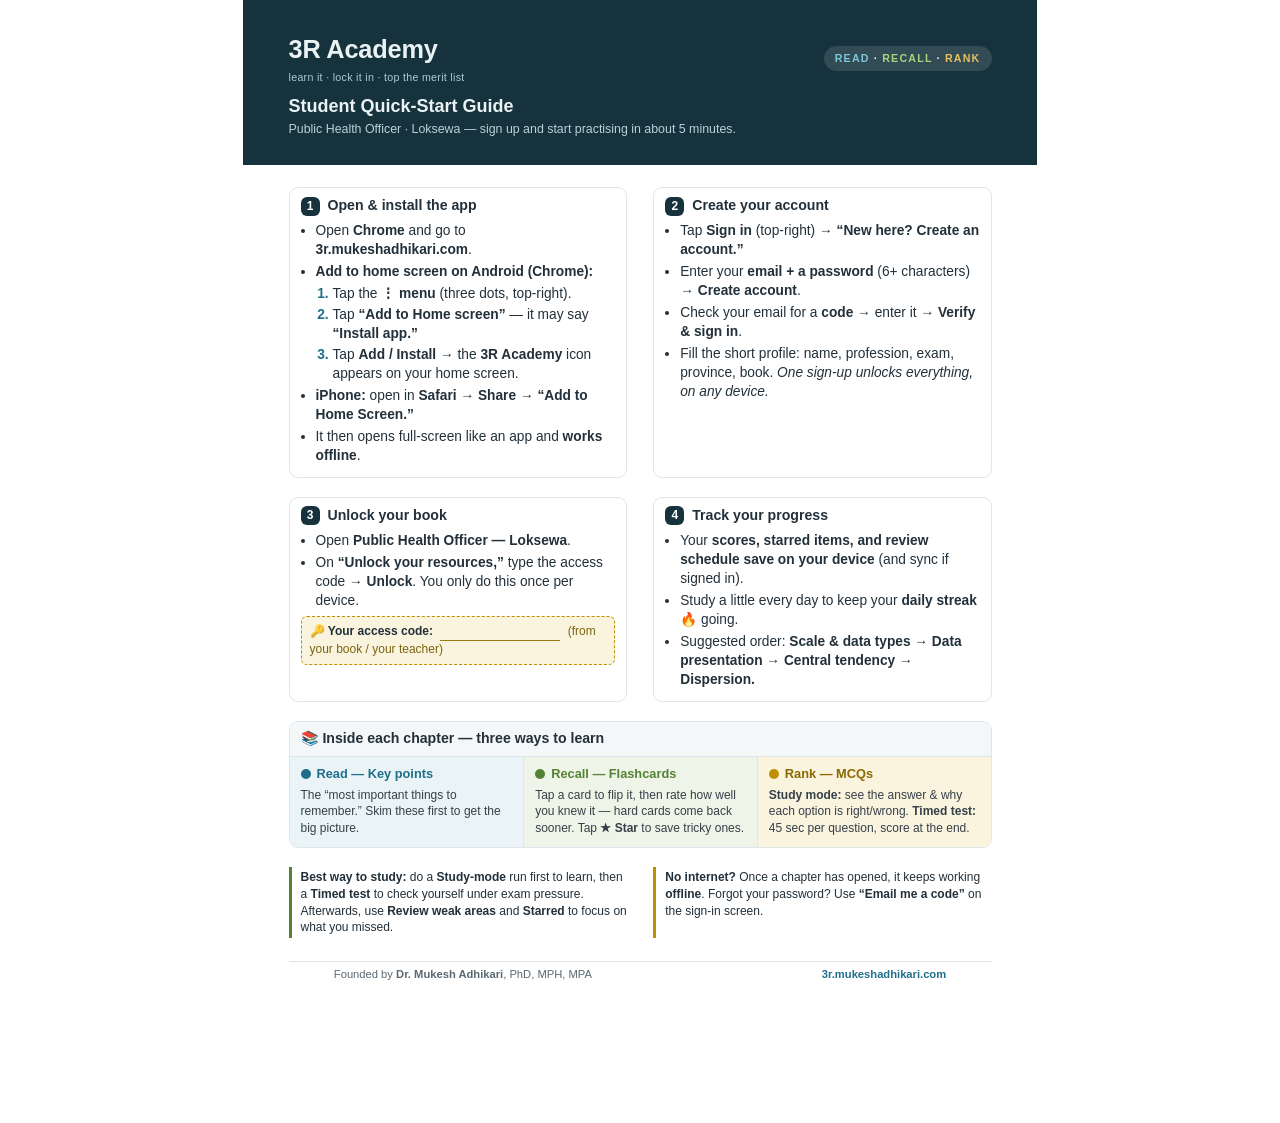
<file: handouts/3R-Academy-Student-Quick-Start.html>
<!doctype html>
<html lang="en"><head><meta charset="utf-8"><title>3R Academy — Student Quick Start</title>
<style>
  :root{
    --read:#1F6F8B; --recall:#548235; --rank:#BF8F00;
    --ink:#22303a; --muted:#5a6a74; --line:#dfe6ea; --header:#16323d; --bg:#ffffff;
    --read-s:#eaf3f6; --recall-s:#eef4e8; --rank-s:#faf3de;
  }
  *{box-sizing:border-box; -webkit-print-color-adjust:exact; print-color-adjust:exact;}
  @page{ size:A4; margin:0; }
  html,body{margin:0;padding:0;}
  body{font-family:-apple-system,BlinkMacSystemFont,"Segoe UI",Roboto,Helvetica,Arial,sans-serif;
    color:var(--ink); background:var(--bg); font-size:10.3pt; line-height:1.4;}
  .page{width:210mm; min-height:297mm; padding:0 0 9mm; margin:0 auto;}

  /* header band */
  header{background:var(--header); color:#eaf2f4; padding:8.5mm 12mm 7mm;}
  .brandrow{display:flex; align-items:center; justify-content:space-between; gap:10px;}
  .brand{font-size:19pt; font-weight:800; letter-spacing:-.2px;}
  .brand small{display:block; font-size:8pt; font-weight:500; color:#accbd3; letter-spacing:.3px; margin-top:2px;}
  .pill{font-size:8pt; font-weight:800; letter-spacing:1.2px; text-transform:uppercase;
    background:rgba(255,255,255,.12); padding:5px 11px; border-radius:999px; white-space:nowrap;}
  .pill .r{color:#7fc7db} .pill .c{color:#a6d67f} .pill .k{color:#e6c260}
  h1{font-size:13.5pt; margin:9px 0 2px; font-weight:800;}
  header .sub{margin:0; color:#bcd0d6; font-size:9.3pt;}

  .body{padding:6mm 12mm 0;}
  .steps{display:grid; grid-template-columns:1fr 1fr; gap:5mm 7mm;}
  .step{border:1px solid var(--line); border-radius:9px; padding:8px 11px 9px; break-inside:avoid;}
  .step h2{display:flex; align-items:center; gap:8px; margin:0 0 5px; font-size:10.6pt; font-weight:800;}
  .num{flex:none; width:19px; height:19px; border-radius:6px; background:var(--header); color:#fff;
    font-size:9pt; font-weight:800; display:flex; align-items:center; justify-content:center;}
  .step ul{margin:0; padding-left:15px;}
  .step li{margin:2.5px 0;}
  .step ol.sub{margin:3px 0 3px; padding-left:17px;}
  .step ol.sub li{margin:1.5px 0;}
  .step ol.sub li::marker{font-weight:800; color:var(--read);}
  .step li b{color:var(--ink);}
  .tag{display:inline-block; font-size:7.6pt; font-weight:800; text-transform:uppercase; letter-spacing:.4px;
    padding:1px 6px; border-radius:4px; vertical-align:1px;}
  .codeline{margin-top:6px; padding:6px 8px; border:1px dashed var(--rank); background:var(--rank-s);
    border-radius:6px; font-size:9pt;}
  .codeline .fill{display:inline-block; min-width:120px; border-bottom:1.4px solid #9a7a12; margin:0 4px;}

  /* study section (full width) */
  .study{margin-top:5mm; border:1px solid var(--line); border-radius:9px; overflow:hidden;}
  .study-h{display:flex; align-items:center; gap:8px; padding:7px 11px; background:#f4f7f8;
    border-bottom:1px solid var(--line); font-weight:800; font-size:10.6pt;}
  .rrr{display:grid; grid-template-columns:1fr 1fr 1fr;}
  .rrr .col{padding:8px 11px 10px;}
  .rrr .col + .col{border-left:1px solid var(--line);}
  .rrr h3{margin:0 0 4px; font-size:9.6pt; display:flex; align-items:center; gap:6px;}
  .dot{width:10px;height:10px;border-radius:50%; display:inline-block;}
  .rrr p{margin:0; font-size:9pt; color:#354049;}
  .read h3{color:var(--read)} .recall h3{color:var(--recall)} .rank h3{color:#8a6a00}
  .read{background:var(--read-s)} .recall{background:var(--recall-s)} .rank{background:var(--rank-s)}

  .tips{margin-top:5mm; display:flex; gap:7mm;}
  .tips .box{flex:1; border-left:3px solid var(--recall); padding:2px 0 2px 9px; font-size:9pt;}
  .tips .box.b2{border-left-color:var(--rank);}
  .tips b{color:var(--ink);}

  footer{margin-top:6mm; padding:5px 12mm 0; border-top:1px solid var(--line);
    display:flex; justify-content:space-between; align-items:center; color:var(--muted); font-size:8.4pt;}
  footer .site{color:var(--read); font-weight:700;}
</style></head>
<body><div class="page">
  <header>
    <div class="brandrow">
      <div class="brand">3R&nbsp;Academy<small>learn it · lock it in · top the merit list</small></div>
      <span class="pill"><span class="r">Read</span> · <span class="c">Recall</span> · <span class="k">Rank</span></span>
    </div>
    <h1>Student Quick-Start Guide</h1>
    <p class="sub">Public Health Officer · Loksewa — sign up and start practising in about 5 minutes.</p>
  </header>

  <div class="body">
    <div class="steps">
      <div class="step">
        <h2><span class="num">1</span> Open &amp; install the app</h2>
        <ul>
          <li>Open <b>Chrome</b> and go to <b>3r.mukeshadhikari.com</b>.</li>
          <li><b>Add to home screen on Android (Chrome):</b>
            <ol class="sub">
              <li>Tap the <b>⋮ menu</b> (three dots, top-right).</li>
              <li>Tap <b>“Add to Home screen”</b> — it may say <b>“Install app.”</b></li>
              <li>Tap <b>Add / Install</b> → the <b>3R Academy</b> icon appears on your home screen.</li>
            </ol>
          </li>
          <li><b>iPhone:</b> open in <b>Safari</b> → <b>Share</b> → <b>“Add to Home Screen.”</b></li>
          <li>It then opens full-screen like an app and <b>works offline</b>.</li>
        </ul>
      </div>

      <div class="step">
        <h2><span class="num">2</span> Create your account</h2>
        <ul>
          <li>Tap <b>Sign in</b> (top-right) → <b>“New here? Create an account.”</b></li>
          <li>Enter your <b>email + a password</b> (6+ characters) → <b>Create account</b>.</li>
          <li>Check your email for a <b>code</b> → enter it → <b>Verify &amp; sign in</b>.</li>
          <li>Fill the short profile: name, profession, exam, province, book. <i>One sign-up unlocks everything, on any device.</i></li>
        </ul>
      </div>

      <div class="step">
        <h2><span class="num">3</span> Unlock your book</h2>
        <ul>
          <li>Open <b>Public Health Officer — Loksewa</b>.</li>
          <li>On <b>“Unlock your resources,”</b> type the access code → <b>Unlock</b>. You only do this once per device.</li>
        </ul>
        <div class="codeline">🔑 <b>Your access code:</b> <span class="fill">&nbsp;</span> <span style="color:#7a6410">(from your book / your teacher)</span></div>
      </div>

      <div class="step">
        <h2><span class="num">4</span> Track your progress</h2>
        <ul>
          <li>Your <b>scores, starred items, and review schedule save on your device</b> (and sync if signed in).</li>
          <li>Study a little every day to keep your <b>daily streak 🔥</b> going.</li>
          <li>Suggested order: <b>Scale &amp; data types → Data presentation → Central tendency → Dispersion.</b></li>
        </ul>
      </div>
    </div>

    <div class="study">
      <div class="study-h">📚 Inside each chapter — three ways to learn</div>
      <div class="rrr">
        <div class="col read">
          <h3><span class="dot" style="background:var(--read)"></span> Read — Key points</h3>
          <p>The “most important things to remember.” Skim these first to get the big picture.</p>
        </div>
        <div class="col recall">
          <h3><span class="dot" style="background:var(--recall)"></span> Recall — Flashcards</h3>
          <p>Tap a card to flip it, then rate how well you knew it — hard cards come back sooner. Tap <b>★ Star</b> to save tricky ones.</p>
        </div>
        <div class="col rank">
          <h3><span class="dot" style="background:var(--rank)"></span> Rank — MCQs</h3>
          <p><b>Study mode:</b> see the answer &amp; why each option is right/wrong. <b>Timed test:</b> 45 sec per question, score at the end.</p>
        </div>
      </div>
    </div>

    <div class="tips">
      <div class="box"><b>Best way to study:</b> do a <b>Study-mode</b> run first to learn, then a <b>Timed test</b> to check yourself under exam pressure. Afterwards, use <b>Review weak areas</b> and <b>Starred</b> to focus on what you missed.</div>
      <div class="box b2"><b>No internet?</b> Once a chapter has opened, it keeps working <b>offline</b>. Forgot your password? Use <b>“Email me a code”</b> on the sign-in screen.</div>
    </div>

    <footer>
      <span>Founded by <b>Dr. Mukesh Adhikari</b>, PhD, MPH, MPA</span>
      <span class="site">3r.mukeshadhikari.com</span>
    </footer>
  </div>
</div></body></html>
</file>
